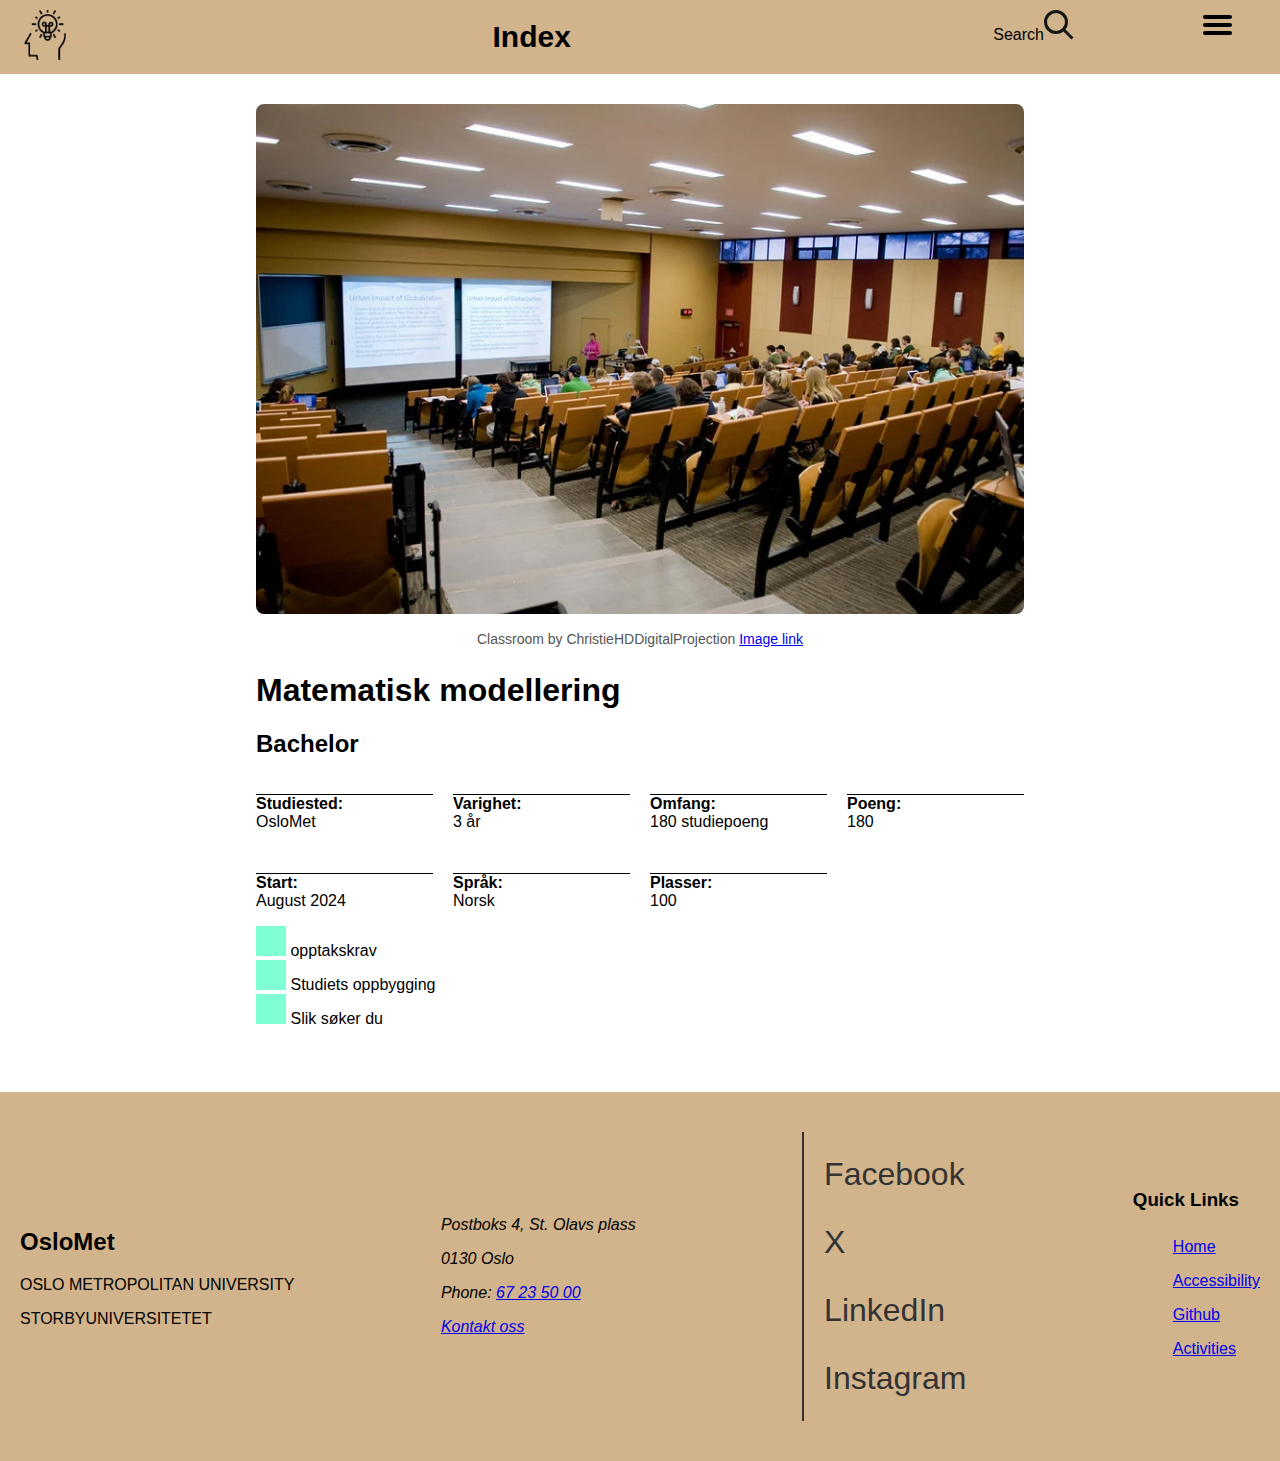
<file: html/index.html>
<!DOCTYPE html>
<html lang="en">
<head>
    <link rel="stylesheet" href="css/main.css">
    <meta charset="UTF-8">
    <meta name="viewport" content="width=device-width, initial-scale=1.0">
    <meta name="description" content="Home page and overview">
    <title>Index</title>
</head>
<body>
    <header>
        <!-- Logo-seksjon -->
        <div class="logo">
            <img src="images/headidea.webp" loading="lazy" alt="Logo">
        </div>

        <!-- Tittel-seksjon -->
        <div class="header-title">
            <h1>Index</h1>
        </div>
        <!-- Søke element -->
        <div class="sok">
            <p>Search</p>
            <input id="sok-toggle" type="checkbox">
            <label class="sok-toggle-container" for="sok-toggle">
                <div class="sok-icon"></div>
            </label>
            <input class="sok-bar" type="search">
        </div>

        <!-- Burgermeny-knapp -->
        <div class="menu-container">
            <a id="menu-toggle" class="menu-toggle">
                <span class="menu-toggle-bar menu-toggle-bar--top"></span>
                <span class="menu-toggle-bar menu-toggle-bar--middle"></span>
                <span class="menu-toggle-bar menu-toggle-bar--bottom"></span>
            </a>
        </div>

        <nav class="header-menu">
            <a href="activities.html">Activities</a>
            <a href="accessibility.html">Accessibility</a>
            <a href="github.html">Github</a>
        </nav>
    </header>

    <div class="kontainer">     <!--kontainer med bilde og tabell-->
        <img src="images/Studenter.webp" loading="lazy" alt="classrom with students">
        <p class="image-caption">Classroom by ChristieHDDigitalProjection <a href="https://flic.kr/p/7cur7K">Image link</a></p>

        <h1>Matematisk modellering</h1>
        <h2>Bachelor</h2>
        <div class="info-tabell">   <!--tabell som endrer antall kolonner basert på skjermbredde-->
            <p><span class="fet">Studiested:</span><br>OsloMet</p>
            <p><span class="fet">Varighet:</span><br>3 år</p>
            <p><span class="fet">Omfang:</span><br>180 studiepoeng</p>
            <p><span class="fet">Poeng:</span><br>180</p>
            <p><span class="fet">Start:</span><br>August 2024</p>
            <p><span class="fet">Språk:</span><br>Norsk</p>
            <p><span class="fet">Plasser:</span><br>100</p>
        </div>
    </div>
    <div class="container-2">   <!--kontainer med kollapsbare elementer-->
        <input id="pluss-toggle-1" type="checkbox">
        <label class="pluss-toggle-container" for="pluss-toggle-1">
            <div class="pluss-icon"></div>  <!--inneholder bilde av ikon-->
            opptakskrav
        </label>
        <div>   <!--inneholder alle elementene som hører til sin sjekkboks-->
            <p>For å søke på dette programmet må du ha</p>

            <ul>
                <li>generell studiekompetanse (samordnaopptak.no) eller oppfylle kravene til realkompetanse</li>
                <li>matematikk R1 og R2</li>
                <li>fysikk 1</li>
            </ul>

            <p>Det kan være konkurranse om plassene. Ved forrige opptak kom alle kvalifiserte søkere inn.</p>

            <p>Hvis du mangler generell studiekompetanse eller enkelte fag fra videregående skole, kan du søke
                på dette studiet om du har bestått ettårig forkurs for ingeniørutdanning.</p>
        </div>

        <input id="pluss-toggle-2" type="checkbox">
        <label class="pluss-toggle-container" for="pluss-toggle-2">
            <div class="pluss-icon"></div>  <!--inneholder bilde av ikon-->
            Studiets oppbygging
        </label>
        <h2>Første semester</h2>
        <div class="info-tabell">   <!--tabell som endrer antall kolonner basert på skjermbredde-->
            <p><span class="fag-navn">Diskret matematikk</span><br>DAPE1300<span class="stp">10 stp.</span></p>
            <p><span class="fag-navn">Programmering</span><br>DAPE 1400<span class="stp">10 stp.</span></p>
            <p><span class="fag-navn">Teknologi og samfunn for programmerere</span><br>DATA 1100<span class="stp">5 stp.</span></p>
            <p><span class="fag-navn">Innføring i modeller og beregninger</span><br>MAMO 1100<span class="stp">5 stp.</span></p>
        </div>
        <h2>Andre semester</h2>
        <div class="info-tabell">   <!--tabell som endrer antall kolonner basert på skjermbredde-->
            <p><span class="fag-navn">Matematikk 1000</span><br>DAFE 1000<span class="stp">10 stp.</span></p>
            <p><span class="fag-navn">Fysikk og kjemi</span><br>DAPE 2101<span class="stp">10 stp.</span></p>
            <p><span class="fag-navn">Databaser</span><br>DATA 1500<span class="stp">10 stp.</span></p>
        </div>

        <input id="pluss-toggle-3" type="checkbox">
        <label class="pluss-toggle-container" for="pluss-toggle-3">
            <div class="pluss-icon"></div>  <!--inneholder bilde av ikon-->
            Slik søker du
        </label>
        <div>   <!--inneholder alle elementene som hører til sin sjekkboks-->
            <p>Du søker på Samordna opptak med studiekode 215 503.</p>
            <p>15. april: ordinær søknadsfrist</p>
            <p>1. mars: frist for enkelte søkere</p>
        </div>
    </div>



    <footer>
        <!-- Section for general information -->
        <section class="footer-info">
            <h2>OsloMet</h2>
            <p>OSLO METROPOLITAN UNIVERSITY</p>
            <p>STORBYUNIVERSITETET</p>
        </section>

        <!-- Contact section -->
        <section class="footer-contact">
            <address>
                <p>Postboks 4, St. Olavs plass</p>
                <p>0130 Oslo</p>
                <p>Phone: <a href="tel:+4767235000">67 23 50 00</a></p>
                <p><a href="https://www.oslomet.no/om/kontakt/" class="contact-link">Kontakt oss</a></p>
            </address>
        </section>

        <!-- Social media links -->
        <footer>
            <div class="footer-social">
                <ul>
                    <li><a href="https://www.facebook.com/oslomet/"><i class="fa fa-facebook-official"></i>Facebook</a></li>
                    <li><a href="https://twitter.com/oslomet"><i class="fa fa-twitter"></i>X</a></li>
                    <li><a href="https://no.linkedin.com/school/oslomet/"><i class="fa fa-linkedin"></i>LinkedIn</a></li>
                    <li><a href="https://www.instagram.com/oslomet/?hl=nb"><i class="fa fa-instagram"></i>Instagram</a></li>
                </ul>
            </div>
        </footer>


        <!-- Additional links -->
        <section class="footer-links">
            <h3>Quick Links</h3>
            <nav>
                <ul>
                    <li><a href="index.html">Home</a></li>
                    <li><a href="accessibility.html">Accessibility</a></li>
                    <li><a href="github.html">Github</a></li>
                    <li><a href="activities.html">Activities</a></li>
                </ul>
            </nav>
        </section>
    </footer>


</body>
<script src="scripts/scripts.js"></script>
</html>
</file>
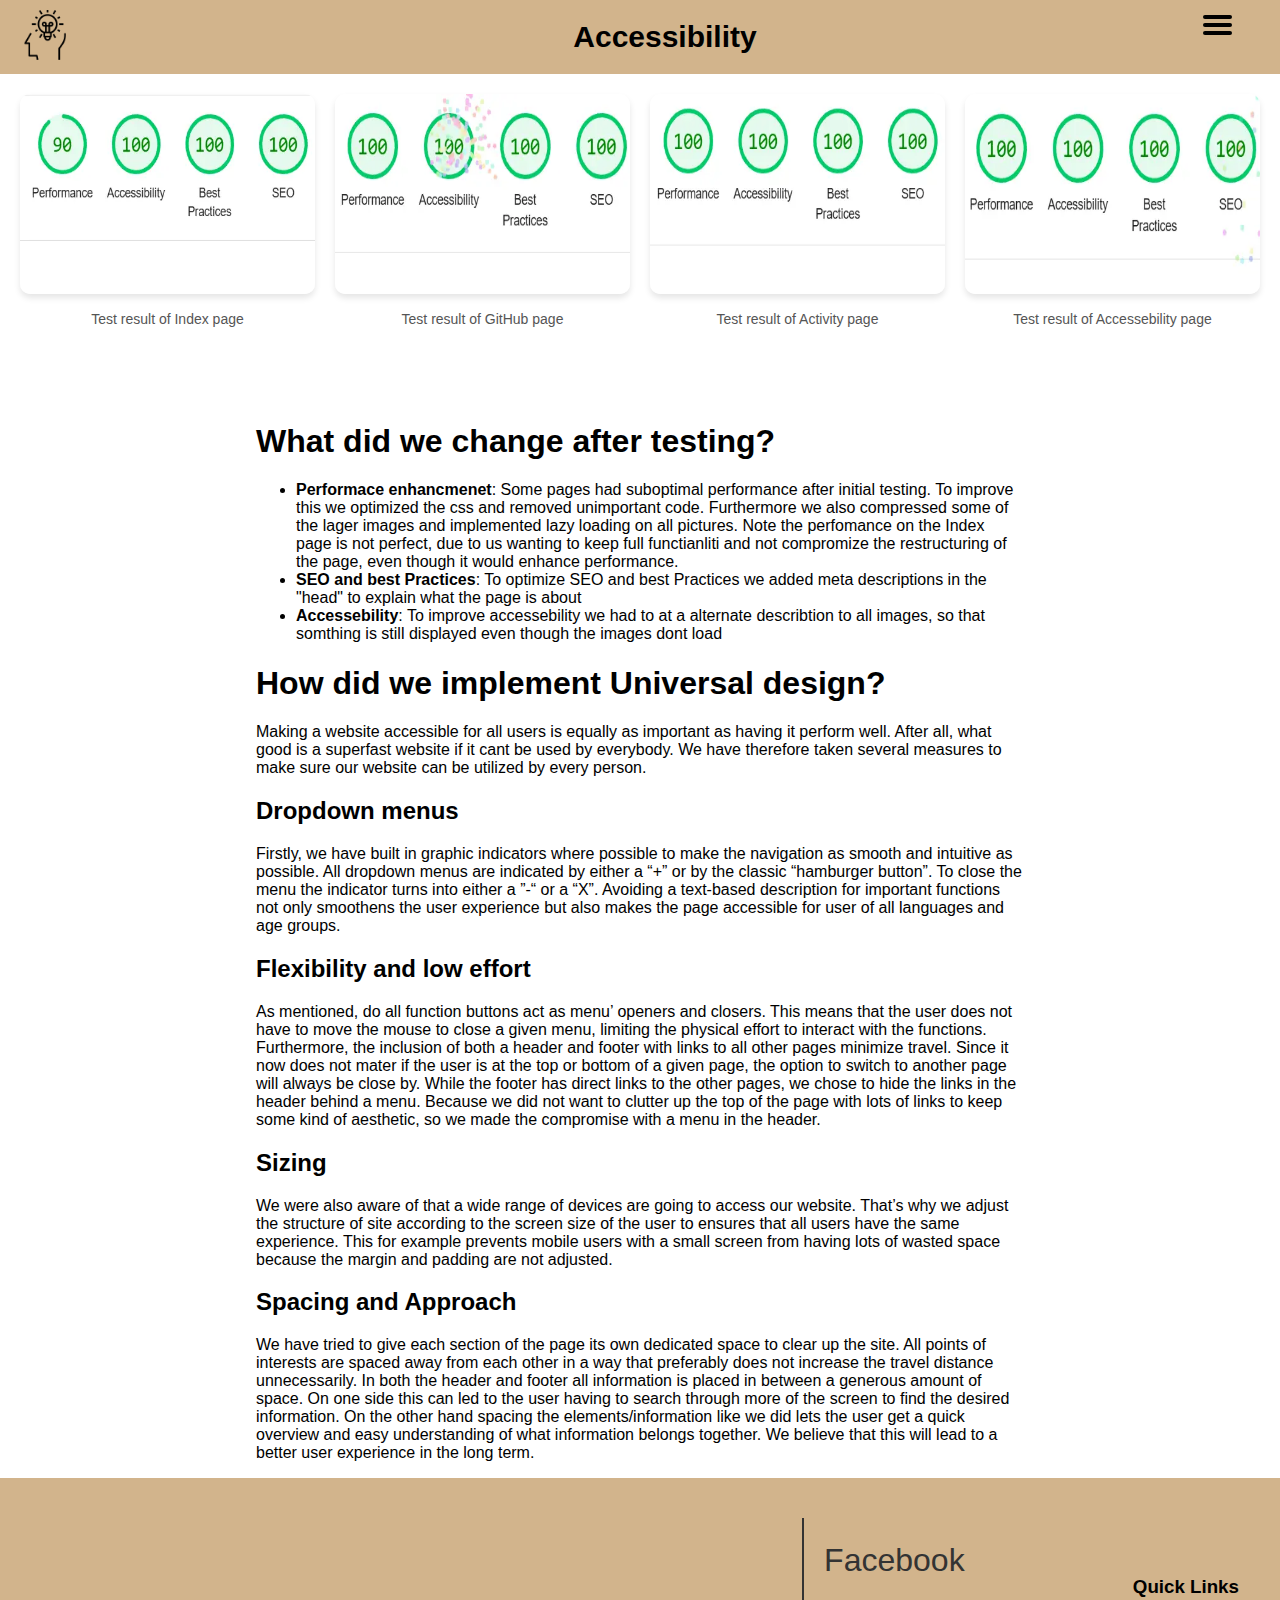
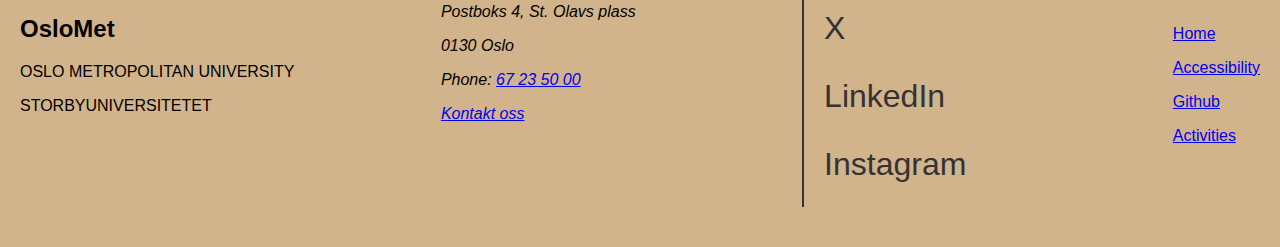
<file: html/accessibility.html>
<!DOCTYPE html>
<html lang="en">
<head>
    <link rel="stylesheet" href="css/main.css">
    <meta charset="UTF-8">
    <meta name="viewport" content="width=device-width, initial-scale=1.0">
    <meta name="description" content="Explains the test we rann and how we implemented Universal design">
    <meta http-equiv="Content-Encoding" content="gzip">
    <title>Accessibility</title>
</head>
<body>


    <header>
        <!-- Logo-seksjon -->
        <div class="logo">
            <img src="images/headidea.webp" loading="lazy" alt="Logo">
        </div>

        <!-- Tittel-seksjon -->
        <div class="header-title">
            <h1>Accessibility</h1>
        </div>

        <!-- Burgermeny-knapp -->
        <div class="menu-container">
            <a id="menu-toggle" class="menu-toggle">
                <span class="menu-toggle-bar menu-toggle-bar--top"></span>
                <span class="menu-toggle-bar menu-toggle-bar--middle"></span>
                <span class="menu-toggle-bar menu-toggle-bar--bottom"></span>
            </a>
        </div>
        <!-- Navigation menu -->
        <nav class="header-menu">
            <a href="index.html">Index</a>
            <a href="activities.html">Activities</a>
            <a href="github.html">Github</a>
        </nav>
    </header>
    <!-- Image gallery grid section -->
    <div class="image-grid">
        <div class="image-item">
            <img src="images/TestIndex100.webp" loading="lazy" alt="Index test results">
            <p class="image-caption">Test result of Index page</p>
        </div>
        <div class="image-item">
            <img src="images/TestGitHub100.webp" loading="lazy" alt="Screenshot GitHub tests">
            <p class="image-caption">Test result of GitHub page</p>
        </div>
        <div class="image-item">
            <img src="images/TestActivity100.webp" loading="lazy" alt="Screenshot of activity test">
            <p class="image-caption">Test result of Activity page</p>
        </div>
        <div class="image-item">
            <img src="images/TestAccesebility100.webp" loading="lazy" alt="creeenshot of accessebility test ">
            <p class="image-caption">Test result of Accessebility page</p>
        </div>
    </div>
    <!-- Section for accessibility content -->
    <div class="containerAccessebilityGitPage">
        <h1>
            What did we change after testing?
        </h1>

        <ul>
            <li><strong>Performace enhancmenet</strong>: Some pages had suboptimal performance after initial testing. To improve this we optimized the css and removed unimportant code. Furthermore we also compressed some of the lager images and implemented lazy loading on all pictures. Note the perfomance on the Index page is not perfect, due to us wanting to keep full functianliti and not compromize the restructuring of the page, even though it would enhance performance. </li>
            <li><strong>SEO and best Practices</strong>: To optimize SEO and best Practices we added meta descriptions in the "head" to explain what the page is about</li>
            <li><strong>Accessebility</strong>: To improve accessebility we had to at a alternate describtion to all images, so that somthing is still displayed even though the images dont load </li>

        </ul>

        <h1>How did we implement Universal design?</h1>
        <p>
            Making a website accessible for all users is equally as important as having it perform well.
            After all, what good is a superfast website if it cant be used by everybody.
            We have therefore taken several measures to make sure our website can be utilized by every person.
        </p>
        <h2>Dropdown menus</h2>
        <p>
            Firstly, we have built in graphic indicators where possible to make the navigation as smooth and intuitive as possible.
            All dropdown menus are indicated by either a “+” or by the classic “hamburger button”.
            To close the menu the indicator turns into either a ”-“ or a “X”.
            Avoiding a text-based description for important functions not only smoothens the user experience but also makes the page accessible for user of all languages and age groups.
        </p>
        <h2>Flexibility and low effort </h2>
        <p>
            As mentioned, do all function buttons act as menu’ openers and closers.
            This means that the user does not have to move the mouse to close a given menu, limiting the physical effort to interact with the functions.
            Furthermore, the inclusion of both a header and footer with links to all other pages minimize travel.
            Since it now does not mater if the user is at the top or bottom of a given page, the option to switch to another page will always be close by.
            While the footer has direct links to the other pages, we chose to hide the links in the header behind a menu.
            Because we did not want to clutter up the top of the page with lots of links to keep some kind of aesthetic, so we made the compromise with a menu in the header.
        </p>
        <h2>Sizing</h2>
        <p>
            We were also aware of that a wide range of devices are going to access our website. That’s why we adjust the structure of site according to the screen size of the user to ensures that all users have the same experience. This for example prevents mobile users with a small screen from having lots of wasted space because the margin and padding are not adjusted.
        </p>
        <h2>Spacing and Approach </h2>
        <p>
            We have tried to give each section of the page its own dedicated space to clear up the site.  All points of interests are spaced away from each other in a way that preferably does not increase the travel distance unnecessarily. In both the header and footer all information is placed in between a generous amount of space. On one side this can led to the user having to search through more of the screen to find the desired information. On the other hand spacing the elements/information like we did lets the user get a quick overview and  easy understanding of what information belongs together. We believe that this will lead to a better user experience in the long term.
        </p>


    
    

    </div>

    <footer>
        <!-- Section for general information -->
        <section class="footer-info">
            <h2>OsloMet</h2>
            <p>OSLO METROPOLITAN UNIVERSITY</p>
            <p>STORBYUNIVERSITETET</p>
        </section>

        <!-- Contact section -->
        <section class="footer-contact">
            <address>
                <p>Postboks 4, St. Olavs plass</p>
                <p>0130 Oslo</p>
                <p>Phone: <a href="tel:+4767235000">67 23 50 00</a></p>
                <p><a href="https://www.oslomet.no/om/kontakt/" class="contact-link">Kontakt oss</a></p>
            </address>
        </section>

        <!-- Social media links -->
        <footer>
            <div class="footer-social">
                <ul>
                    <li><a href="https://www.facebook.com/oslomet/"><i class="fa fa-facebook-official"></i>Facebook</a></li>
                    <li><a href="https://twitter.com/oslomet"><i class="fa fa-twitter"></i>X</a></li>
                    <li><a href="https://no.linkedin.com/school/oslomet/"><i class="fa fa-linkedin"></i>LinkedIn</a></li>
                    <li><a href="https://www.instagram.com/oslomet/?hl=nb"><i class="fa fa-instagram"></i>Instagram</a></li>
                </ul>
            </div>
        </footer>


        <!-- Additional links -->
        <section class="footer-links">
            <h3>Quick Links</h3>
            <nav>
                <ul>
                    <li><a href="index.html">Home</a></li>
                    <li><a href="accessibility.html">Accessibility</a></li>
                    <li><a href="github.html">Github</a></li>
                    <li><a href="activities.html">Activities</a></li>
                </ul>
            </nav>
        </section>
    </footer>


</body>
<script src="scripts/scripts.js"></script>
</html>
</file>
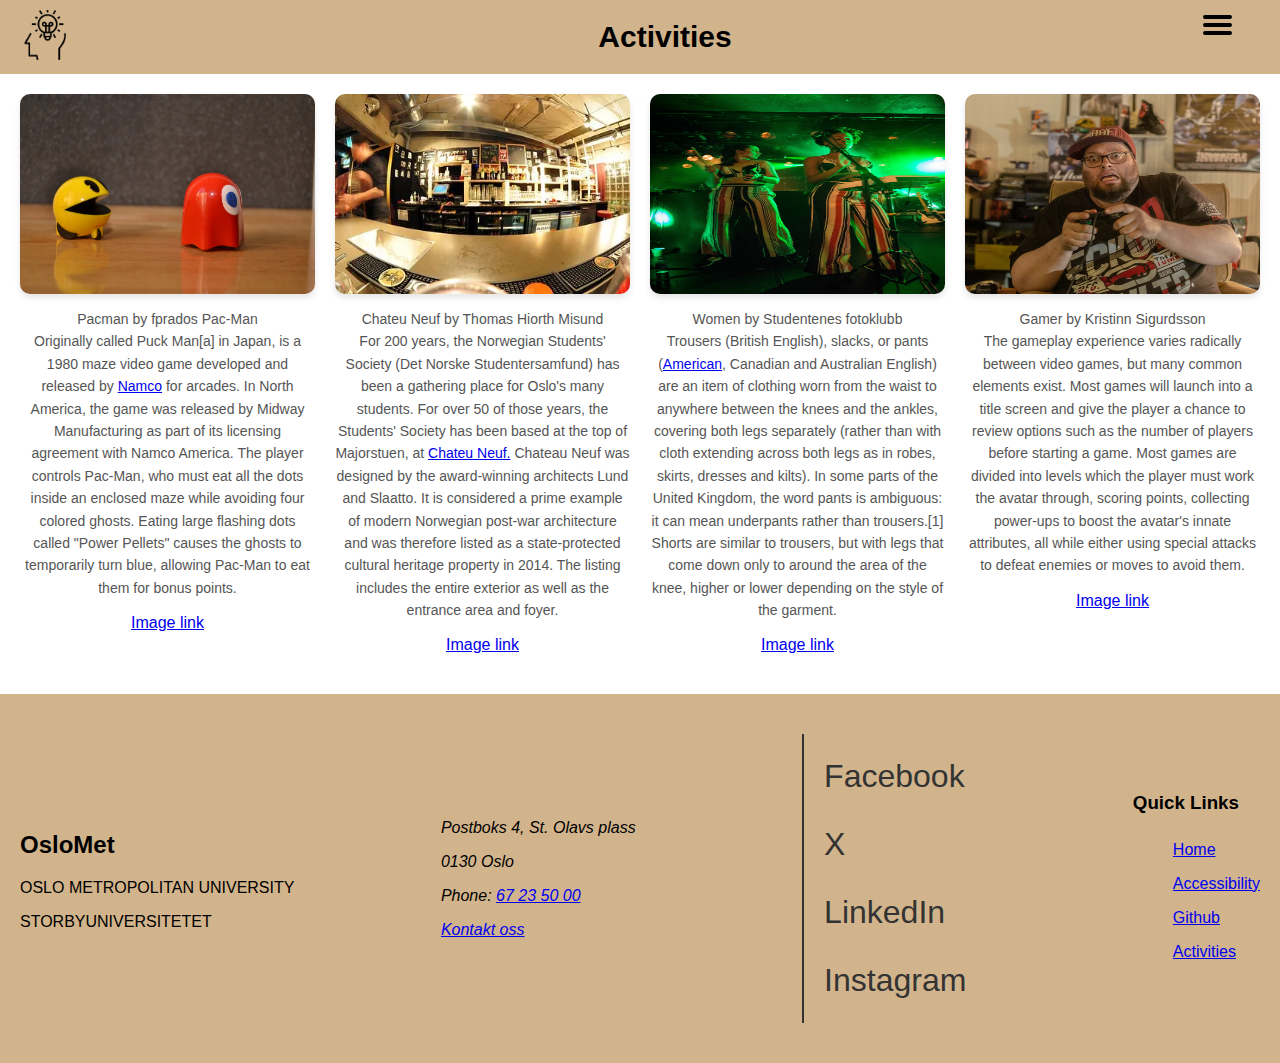
<file: html/activities.html>
<!DOCTYPE html>
<html lang="en">
<head>
    <link rel="stylesheet" href="css/main.css">
    <meta charset="UTF-8">
    <meta name="viewport" content="width=device-width, initial-scale=1.0">
    <meta name="description" content="Activeties you can do at Oslomet">
    <title>Activities</title>
</head>

<body>
<header>
    <!-- Logo-seksjon -->
    <div class="logo">
        <img src="images/headidea.webp" loading="lazy" alt="Logo">
    </div>

    <!-- Tittel-seksjon -->
    <div class="header-title">
        <h1>Activities</h1>
    </div>

    <!-- Burgermeny-knapp -->
    <div class="menu-container">
        <a id="menu-toggle" class="menu-toggle">
            <span class="menu-toggle-bar menu-toggle-bar--top"></span>
            <span class="menu-toggle-bar menu-toggle-bar--middle"></span>
            <span class="menu-toggle-bar menu-toggle-bar--bottom"></span>
        </a>
    </div>

    <!-- Header Menu -->
    <nav class="header-menu">
        <a href="index.html">Index</a>
        <a href="accessibility.html">Accessibility</a>
        <a href="github.html">Github</a>
    </nav>
</header>

<main>
    <!-- Bildegalleri-seksjon -->
    <div class="image-grid">
        <!-- Bilde-element 1 -->
        <div class="image-item">
            <img src="images/pacmanbyfprados.webp" loading="lazy" alt="Pacman">
            <p class="image-caption">Pacman by fprados Pac-Man <br>
                Originally called Puck Man[a] in Japan, is a 1980 maze video game developed and released by
                <a href="https://en.wikipedia.org/wiki/Namco">Namco</a> for arcades. In North America, the game was
                released by Midway Manufacturing as part of its licensing agreement with Namco America. The player
                controls Pac-Man, who must eat all the dots inside an enclosed maze while avoiding four colored
                ghosts.
                Eating large flashing dots called "Power Pellets" causes the ghosts to temporarily turn blue,
                allowing Pac-Man to eat them for bonus points.</p>
            <a href="https://flic.kr/p/9W8XDD">Image link</a>
        </div>
        <!-- Bilde-element 2 -->
        <div class="image-item">
            <img src="images/BildeAvBarPåChateauNeuf.webp" loading="lazy" alt="Glassbar">
            <p class="image-caption">Chateu Neuf by Thomas Hiorth Misund<br>
                For 200 years, the Norwegian Students' Society (Det Norske Studentersamfund) has been a gathering
                place for Oslo's many students. For over 50 of those years, the Students' Society has been based
                at the top of Majorstuen, at <a href="https://neuf.no/">Chateu Neuf.</a>
                Chateau Neuf was designed by the award-winning architects Lund and Slaatto. It is considered a prime
                example of modern Norwegian post-war architecture and was therefore listed as a state-protected cultural
                heritage property in 2014. The listing includes the entire exterior as well as the entrance area and foyer.
            </p>
            <a href="https://flic.kr/p/9iwCpT"> Image link</a>
        </div>
        <!-- Bilde-element 3 -->
        <div class="image-item">
            <img src="images/bandPlaying.webp" loading="lazy" alt="Band">
            <p class="image-caption">Women by Studentenes fotoklubb<br>
                Trousers (British English), slacks, or pants (<a href="https://static.independent.co.uk/2024/07/16/18/newFile-3.jpg">American</a>, Canadian and Australian English) are an item of
                clothing worn from the waist to anywhere between the knees and the ankles, covering both legs separately
                (rather than with cloth extending across both legs as in robes, skirts, dresses and kilts). In some parts
                of the United Kingdom, the word pants is ambiguous: it can mean underpants rather than trousers.[1] Shorts
                are similar to trousers, but with legs that come down only to around the area of the knee, higher or lower
                depending on the style of the garment.</p>
            <a href="https://flic.kr/p/XXSfkf"> Image link</a>
        </div>
        <!-- Bilde-element 4 -->
        <div class="image-item">
            <img src="images/gamerguy.webp" loading="lazy" alt="Gamer"> <!--Dette reduserer initial lastetid for siden. -->
            <p class="image-caption">Gamer by Kristinn Sigurdsson<br>
                The gameplay experience varies radically between video games, but many common elements exist.
                Most games will launch into a title screen and give the player a chance to review options such as the
                number of players before starting a game. Most games are divided into levels which the player must work
                the avatar through, scoring points, collecting power-ups to boost the avatar's innate attributes, all while
                either using special attacks to defeat enemies or moves to avoid them.
            </p>
            <a href="https://flic.kr/p/2erV4gB">Image link</a>
        </div>
    </div>
</main>


<footer>
    <!-- Section for general information -->
    <section class="footer-info">
        <h2>OsloMet</h2>
        <p>OSLO METROPOLITAN UNIVERSITY</p>
        <p>STORBYUNIVERSITETET</p>
    </section>

    <!-- Contact section -->
    <section class="footer-contact">
        <address>
            <p>Postboks 4, St. Olavs plass</p>
            <p>0130 Oslo</p>
            <p>Phone: <a href="tel:+4767235000">67 23 50 00</a></p>
            <p><a href="https://www.oslomet.no/om/kontakt/" class="contact-link">Kontakt oss</a></p>
        </address>
    </section>

    <!-- Social media links -->
    <footer>
        <div class="footer-social">
            <ul>
                <li><a href="https://www.facebook.com/oslomet/"><i class="fa fa-facebook-official"></i>Facebook</a></li>
                <li><a href="https://twitter.com/oslomet"><i class="fa fa-twitter"></i>X</a></li>
                <li><a href="https://no.linkedin.com/school/oslomet/"><i class="fa fa-linkedin"></i>LinkedIn</a></li>
                <li><a href="https://www.instagram.com/oslomet/?hl=nb"><i class="fa fa-instagram"></i>Instagram</a></li>
            </ul>
        </div>
    </footer>


    <!-- Additional links -->
    <section class="footer-links">
        <h3>Quick Links</h3>
        <nav>
            <ul>
                <li><a href="index.html">Home</a></li>
                <li><a href="accessibility.html">Accessibility</a></li>
                <li><a href="github.html">Github</a></li>
                <li><a href="activities.html">Activities</a></li>
            </ul>
        </nav>
    </section>
</footer>

<script src="scripts/scripts.js"></script>
</body>
</html>

<!--
Image of Pacman
https://flic.kr/p/9W8XDD

Image of Chateu Neuf
https://flic.kr/p/9iwCpT

Image of two women at Chateu Neuf
https://flic.kr/p/XXSfkf

Image of gamer
https://flic.kr/p/2erV4gB

Facts about Pac-Man
https://en.wikipedia.org/wiki/Pac-Man

Facts about Chateu Neuf Oslo
https://neuf.no/om

Facts about video games
https://en.wikipedia.org/wiki/Video_game

Facts about pants
https://en.wikipedia.org/wiki/Trousers

Image link 'American'
https://static.independent.co.uk/2024/07/16/18/newFile-3.jpg

Burger to cross by James Doyle
https://codepen.io/james2doyle/pen/edNoPe


-->
</file>
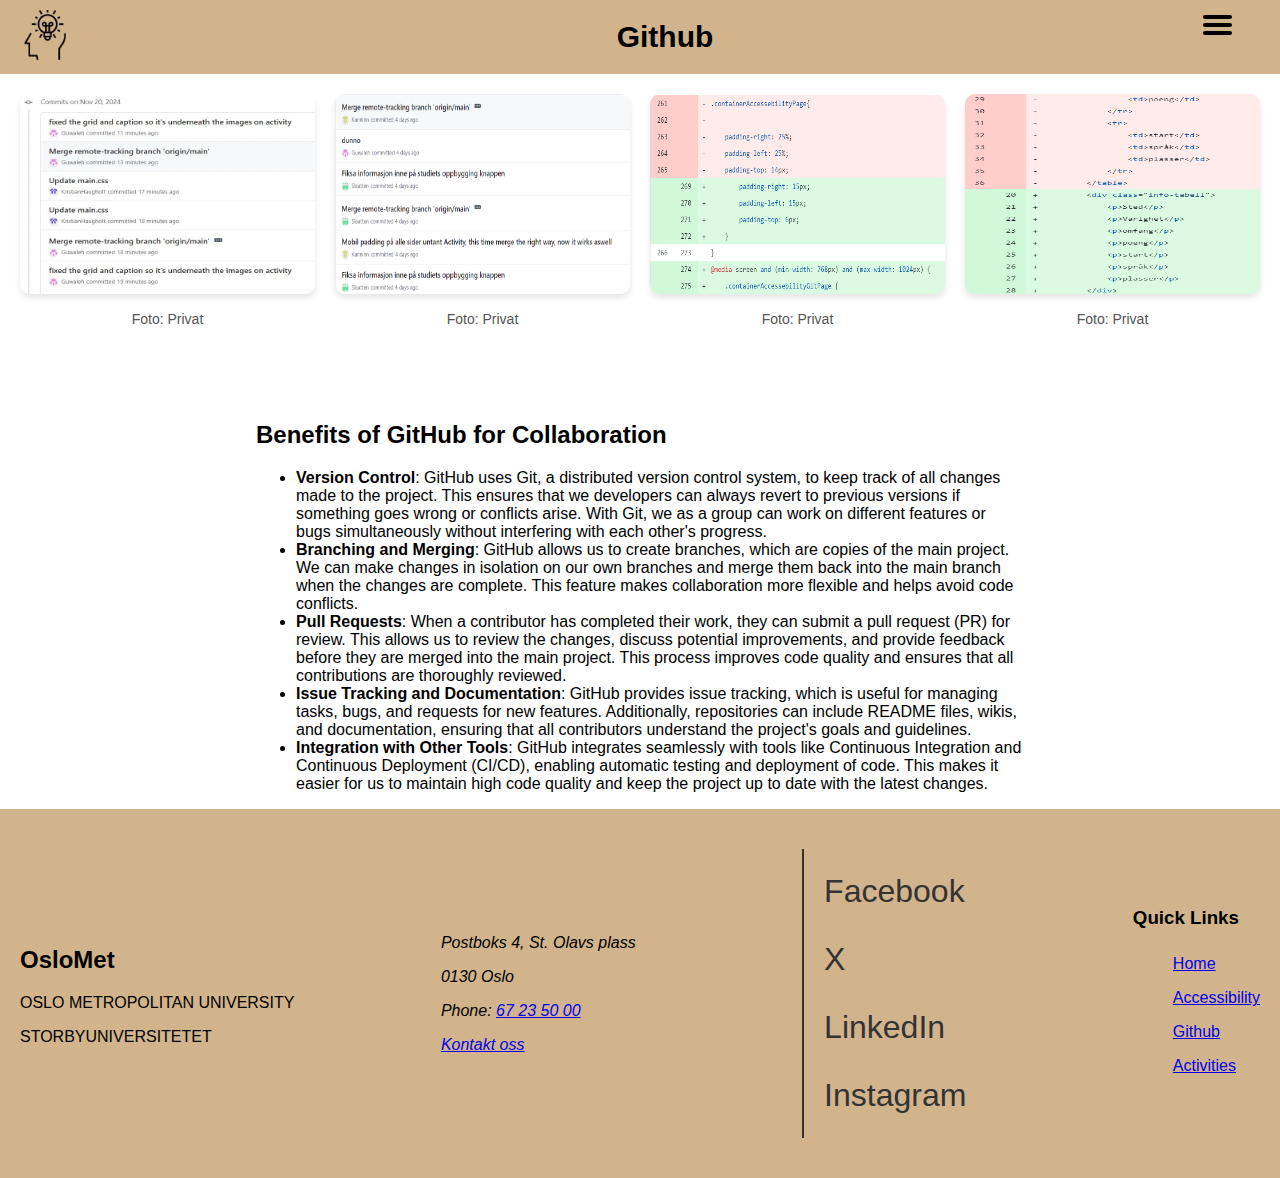
<file: html/github.html>
<!DOCTYPE html>
<html lang="en">
<head>
  <link rel="stylesheet" href="css/main.css">
  <meta charset="UTF-8">
  <meta name="viewport" content="width=device-width, initial-scale=1.0">
  <meta name="description" content="Explains How we use github">
  <title>Github</title>
</head>
<body>

<header>
  <!-- Logo-seksjon -->
  <div class="logo">
    <img src="images/headidea.webp" loading="lazy" alt="Logo">
  </div>

  <!-- Tittel-seksjon -->
  <div class="header-title">
    <h1>Github</h1>
  </div>

  <!-- Burgermeny-knapp -->
  <div class="menu-container">
    <a id="menu-toggle" class="menu-toggle">
      <span class="menu-toggle-bar menu-toggle-bar--top"></span>
      <span class="menu-toggle-bar menu-toggle-bar--middle"></span>
      <span class="menu-toggle-bar menu-toggle-bar--bottom"></span>
    </a>
  </div>

  <!-- Navigation menu -->
  <nav class="header-menu">
    <a href="index.html">Index</a>
    <a href="activities.html">Activities</a>
    <a href="accessibility.html">Accessibility</a>
  </nav>
</header>


<!-- Image gallery grid section -->
<div class="image-grid">
  <div class="image-item">
    <img src="images/Skjermbilde1forgithub.webp" loading="lazy" alt="Pacman">
    <p class="image-caption">Foto: Privat</p>
  </div>
  <div class="image-item">
    <img src="images/Skjermbilde2forgithub.webp" loading="lazy" alt="Glassbar">
    <p class="image-caption">Foto: Privat</p>
  </div>
  <div class="image-item">
    <img src="images/Skjermbilde3forgithub.webp" loading="lazy" alt="Image 3">
    <p class="image-caption">Foto: Privat</p>
  </div>
  <div class="image-item">
    <img src="images/Skjermbilde4forgithub.webp" loading="lazy" alt="Image 4">
    <p class="image-caption">Foto: Privat</p>
  </div>
</div>

<!-- Section for Github content -->
  <div class="containerAccessebilityGitPage">

    <h2>Benefits of GitHub for Collaboration</h2>

    <ul>
      <li><strong>Version Control</strong>: GitHub uses Git, a distributed version control system, to keep track of all changes made to the project. This ensures that we developers can always revert to previous versions if something goes wrong or conflicts arise. With Git, we as a group can work on different features or bugs simultaneously without interfering with each other's progress.</li>
      <li><strong>Branching and Merging</strong>: GitHub allows us to create branches, which are copies of the main project. We can make changes in isolation on our own branches and merge them back into the main branch when the changes are complete. This feature makes collaboration more flexible and helps avoid code conflicts.</li>
      <li><strong>Pull Requests</strong>: When a contributor has completed their work, they can submit a pull request (PR) for review. This allows us to review the changes, discuss potential improvements, and provide feedback before they are merged into the main project. This process improves code quality and ensures that all contributions are thoroughly reviewed.</li>
      <li><strong>Issue Tracking and Documentation</strong>: GitHub provides issue tracking, which is useful for managing tasks, bugs, and requests for new features. Additionally, repositories can include README files, wikis, and documentation, ensuring that all contributors understand the project's goals and guidelines.</li>
      <li><strong>Integration with Other Tools</strong>: GitHub integrates seamlessly with tools like Continuous Integration and Continuous Deployment (CI/CD), enabling automatic testing and deployment of code. This makes it easier for us to maintain high code quality and keep the project up to date with the latest changes.</li>
    </ul>


  </div>


<!-- Footer section -->
<footer>
  <!-- Section for general information -->
  <section class="footer-info">
    <h2>OsloMet</h2>
    <p>OSLO METROPOLITAN UNIVERSITY</p>
    <p>STORBYUNIVERSITETET</p>
  </section>

  <!-- Contact section -->
  <section class="footer-contact">
    <address>
      <p>Postboks 4, St. Olavs plass</p>
      <p>0130 Oslo</p>
      <p>Phone: <a href="tel:+4767235000">67 23 50 00</a></p>
      <p><a href="https://www.oslomet.no/om/kontakt/" class="contact-link">Kontakt oss</a></p>
    </address>
  </section>

  <!-- Social media links -->
  <footer>
    <div class="footer-social">
      <ul>
        <li><a href="https://www.facebook.com/oslomet/"><i class="fa fa-facebook-official"></i>Facebook</a></li>
        <li><a href="https://twitter.com/oslomet"><i class="fa fa-twitter"></i>X</a></li>
        <li><a href="https://no.linkedin.com/school/oslomet/"><i class="fa fa-linkedin"></i>LinkedIn</a></li>
        <li><a href="https://www.instagram.com/oslomet/?hl=nb"><i class="fa fa-instagram"></i>Instagram</a></li>
      </ul>
    </div>
  </footer>


  <!-- Additional links -->
  <section class="footer-links">
    <h3>Quick Links</h3>
    <nav>
      <ul>
        <li><a href="index.html">Home</a></li>
        <li><a href="accessibility.html">Accessibility</a></li>
        <li><a href="github.html">Github</a></li>
        <li><a href="activities.html">Activities</a></li>
      </ul>
    </nav>
  </section>
</footer>

</body>
<script src="scripts/scripts.js"></script>
</html>
</file>
<file: html/css/main.css>
/*  Index relevant linje 11-195
    Footer relevant linje 198-296
    Accessibility og Github relevant linje 299-322
    burger meny relevant linje 325-377
    body relevant linje 378-383
    header relevant linje 386-482
    bildeoppsett relevant linje 485-526

 */

@media screen and (min-width: 1024px) { /* ulike attributter basert på skjermbredde */
    .kontainer {            /* ulik padding med forskjellig skjermbredde */
        padding-right: 20%;
        padding-left: 20%;
    }

    .info-tabell {      /* fire kolonner med bred skjerm */
        grid-template-columns: 1fr 1fr 1fr 1fr;
    }
}


@media screen and (min-width: 768px) and (max-width: 1023px) {
    .kontainer {
        padding-right: 50px;
        padding-left: 50px;
    }

    .info-tabell {
        grid-template-columns: 1fr 1fr 1fr 1fr;
    }
}

@media screen and (max-width: 767px) {
    .kontainer {
        padding-right: 15px;
        padding-left: 15px;
    }
}

.kontainer {
    margin-top: 30px;
}

.kontainer img {    /* sørger for at bildet alltid fyller opp hele kontaineren */
    width: 100%;
    border-radius: 8px; /* Rounded corners */
}

/* søk elementet*/
.sok {      /* boksen med søkesjekkboks og søkebar */
    display: flex;
    flex-direction: row;
    padding-right: 15%;
}

#sok-toggle {   /* skjuler selve sjekkboksen */
    display: none;
}

.sok-toggle-container { /* label for sjekkboksen */
    display: block;
    cursor: pointer;
}

.sok-bar {  /* skjuler søkebaren */
    display: none;
}

.sok-icon {         /* søk ikon, samme som på oslomet siden */
    display: inline-block;
    background-image: url(../images/search-icon.svg);
    background-size: cover;
    height: 30px;
    width: 30px;
}

#sok-toggle:checked ~ input {   /* når sjekkboksen sjekkes vises søkebaren */
    display: inline;
}



/* kontainer med kollapsbare elementer */
.container-2 {
    padding-left: 20%;
    padding-right: 20%;
    padding-bottom: 5%
}


.fet {
    font-weight: bold;
}


.container-2 p {    /*skjuler paragrafene fram til sjekkboks for dem trykkes*/
    display: none;
}

.container-2 h2{   /*skjuler h2 elementene fram til sjekkboks for dem trykkes*/
    display: none;
}

.container-2 ul {   /*skjuler listene fram til sjekkboks for dem trykkes*/
    display: none;
}

.info-tabell {      /* tabell som skal endre dimensjoner basert på skjermbredde */
    display: grid;
    gap: 10px 20px;
}

.info-tabell p {/*Legger en svart linje øverst på hvert avsnitt (p) i elementet med klassen .info-tabell.*/
    border-top: 1px solid black;
}

.info-tabell p span.stp {/*Gir elementer med klassen stp (inne i p) en margin til
venstre, gul farge, mindre skriftstørrelse (80 %), og plasserer teksten litt høyere.
*/
    margin-left: 5px;
    color: #f2b400;
    font-size: 0.8em;
    vertical-align: super;
}

.info-tabell p span.fag-navn {/*Viser elementer med klassen fag-navn som inline-blokker,
 gir dem en gul linje under, litt ekstra avstand nederst og til høyre.*/
    display: inline-block;
    border-bottom: 3px solid yellow;
    padding-bottom: 5px;
    margin-right: 10px;
}

/* sjekkbokser som kollapser elementer */

#pluss-toggle-1 {   /* skjuler selve sjekkboksen */
    display: none;
}

#pluss-toggle-2 {   /* skjuler selve sjekkboksen */
    display: none;
}

#pluss-toggle-3 {   /* skjuler selve sjekkboksen */
    display: none;
}

.pluss-toggle-container {   /* label for sjekkboksen */
    display: block;
    cursor: pointer;
}

.pluss-icon {   /* pluss ikon, samme som på oslomet siden */
    display: inline-block;
    background-image: url("https://www.oslomet.no/build/images/plus-icon.svg");
    background-color: aquamarine;
    background-position: 50%;
    background-repeat: no-repeat;
    height: 30px;
    width: 30px;
}

#pluss-toggle-1:checked + label + div > p { /* når sjekkboksen sjekkes vises alle paragrafene inne i første div etter sjekkboksen */
    display: block;
}

#pluss-toggle-1:checked + label + div > ul {    /* når sjekkboksen sjekkes vises listene inne i første div etter sjekkboksen */
    display: block;
}

#pluss-toggle-1:checked + label > div { /* endrer fra et pluss ikon til minus ikon slik som på oslomet siden */
    background-image: url("https://www.oslomet.no/build/images/minus-icon.svg");
}

#pluss-toggle-2:checked + label ~ h2 + div > p {    /* når sjekkboksen sjekkes skal alle paragrafene som er i en boks (info-tabell)
                                                        etter et h2 element vises*/
    display: block;
}

#pluss-toggle-2:checked + label ~ h2 {  /* når sjekkboksen sjekkes vises alle h2 elementene */
    display: block;
}

#pluss-toggle-2:checked + label > div { /* endrer fra et pluss ikon til minus ikon slik som på oslomet siden */
    background-image: url("https://www.oslomet.no/build/images/minus-icon.svg");
}

#pluss-toggle-3:checked + label + div > p { /* når sjekkboksen sjekkes vises alle paragrafene inne i første div etter sjekkboksen */
    display: block;
}

#pluss-toggle-3:checked + label > div { /* endrer fra et pluss ikon til minus ikon slik som på oslomet siden */
    background-image: url("https://www.oslomet.no/build/images/minus-icon.svg");
}


/*--------- Footer Layout with Flexbox --------*/
@media screen and (min-width: 768px) {
    footer{
        display: flex;
        flex-direction: row;
    }
    .footer-social{
        padding-left: 20px; /* Moves social media icons slightly to the left */
        border-left: 2px solid #333; /* Add vertical line separating sections */
    }
}
@media screen and (max-width: 767px) {
    .footer-contact{
        padding-top: 10px;
    }
}

footer {
    background-color: rgb(210, 180, 140);
    justify-content: space-between; /* Space between sections */
    padding: 20px; /* Padding inside footer */
    gap: 30px; /* Space between sections */
    align-items: center; /* Align all sections on the same vertical line */
}

/* Left part (OSLOMET and Kontakt oss) */
.footer-left {
    display: flex;
    flex-direction: column;
    gap: 10px; /* Space between items */
}

/* Middle part (Quick links) */
.footer-middle {
    display: flex;
    flex-direction: column;
    gap: 10px;
    align-items: flex-start; /* Align links to the left */
    border-left: 2px solid #333; /* Add vertical line separating sections */
    padding-left: 20px;
}

/* Right part (Social media) */
.footer-social {
    display: flex;
    flex-direction: column;
    gap: 10px;
    align-items: flex-start;
}

/* Social media links */
footer .footer-social ul {
    display: flex;
    flex-direction: column;
    gap: 15px;
    padding-left: 0;
    justify-content: center;
    align-items: flex-start;
}

footer .footer-social a {
    font-size: 2rem;
    color: #333;
    text-decoration: none;
    padding: 5px 0;
    border-bottom: 2px solid transparent; /* Blue underline on hover */
}

footer .footer-social a:hover {
    color: #8B0000; /* Dark red on hover */
    border-bottom: 2px solid #1E90FF; /* Blue underline when hovering */
}

/* Quick links styles */
.footer-middle ul {
    display: flex;
    flex-direction: column;
    gap: 15px;
    padding-left: 0;
    justify-content: center;
    align-items: flex-start;
}

.footer-middle a {
    color: black;
    text-decoration: none;
    border-bottom: 2px solid transparent; /* Initial border */
    padding: 5px 0;
}

.footer-middle a:hover {
    border-bottom: 2px solid #1E90FF; /* Blue underline on hover */
}

/* Adjusting space for individual footer links */
footer li {
    list-style-type: none;
    padding: 8px 0;
}


/*-------------------------Accessebility og Githbub Css--------------------------------*/
/* media screen adjusts the padding. This for example prevents mobile useres from just seeing padding */
@media screen and (min-width: 768px) and (max-width: 1023px){
    .containerAccessebilityGitPage{
        padding-left: 8%;
        padding-right: 8%;
        padding-top: 12px;
    }
}

@media screen and (max-width: 767px) {/* adjust padding acording to screen size*/
    .containerAccessebilityGitPage {
        padding-right: 2%;
        padding-left: 2%;
        padding-top: 6px;
    }
}
@media screen and (min-width: 1023px) {
    .containerAccessebilityGitPage {
        padding-right: 20%;
        padding-left: 20%;
        padding-top: 16px;
    }
}


/* Burgermenu */

.menu-toggle {
    cursor: pointer; /* Pointer cursor */
    position: absolute; /* Determines the element's position */
    right: 1.5rem; /* How far from the right of container*/
    top: 49%; /* Distance from the top of container */
    transform: translate(0, -50%); /* Centers vertically */
    height: 26px; /* Height of the menu toggle button */
    width: 29px; /* Length of burgermenu lines */

    &, &:hover {
        color: #842; /* Color of text and icon, applies when hover as well */
    }
}

.menu-toggle-bar {
    display: block; /* Makes the element visible */
    position: absolute; /* Affects the position of lines */
    top: 50%; /* Position of the vertical lines of the button */
    margin-top: -1px; /* Adjusts vertical position */
    right: 0; /* How far from right side (parent) */
    width: 100%; /* Width of lines */
    height: 4px; /* Thickness of lines */
    border-radius: 4px; /* Rounds the corners of the lines */
    background-color: black; /* Color of the menu */
    transition: all 0.7s ease; /* Speed of transformation */

    &.menu-toggle-bar--top {
        transform: translate(0, -8px); /* Position of top line */
    }

    &.menu-toggle-bar--middle { /* Default middle line */
    }

    &.menu-toggle-bar--bottom {
        transform: translate(0, 8px); /* Position of bottom line */
    }

    .nav-open & {
        &.menu-toggle-bar--top {
            transform: translate(0, 0) rotate(405deg); /* Affects rotation of top-line */
        }

        &.menu-toggle-bar--middle { /* Hides the middle line */
            opacity: 0;
        }

        &.menu-toggle-bar--bottom {
            transform: translate(0, 0) rotate(-45deg); /* Affects rotation of bottom-line */
        }
    }
}

/* Body */
body {
    font-family: Arial, sans-serif;
    margin: 0;
    padding: 0;
}

/* Header           */
header {
    position: relative; /* Position of theader */
    background-color: #D2B48CFF; /* Color of header */
    padding: 10px 20px; /* Padding */
    display: flex;  /* Title in the middle */
    /* justify-content: space-between; */
    /* align-items: end; */
    /* transition: height 0.3s ease; */
    height: auto;   /* */
    z-index: 999;   /* Behind burger-menu */
}

/* Open menu */
.header-menu {
    display: none; /* Hides choices in menu*/
    flex-direction: column;
    justify-content: center;
    align-items: center;
    width: 100%;
    text-align: center;
}

/* Open menu */
.nav-open header {
    height: 100vh; /* Fills screen */
    flex-direction: column; /* Content vertical */
    justify-content: flex-start; /* Sentre */
    align-items: center;
    padding: 0; /* Removes padding */
}
.nav-open .sok{
    display: none;
}

.nav-open .header-menu {
    display: flex;
}

/* Aesthetics of the cover when menu is clicked */
.header-menu a {
    font-size: 2rem; /* Size of font in menu */
    margin: 10px 0; /* Space between menu-elements */
    color: rgba(221, 40, 47, 0.85); /* Color of the font*/
    text-decoration: none;
    transition: color 0.3s; /* At what speed the color changes on hover */
}

/* Changes color of text when hovering */
.header-menu a:hover {
    color: white;
}

/* Affects menu and cross burgermenu */
.menu-container {
    position: absolute; /* Position of the button */
    right: 1.5rem; /* How far from the right side */
    top: 1.5rem; /* How far from the top  */
    z-index: 1001; /* How far towards the user */
}

.container {
    position: absolute;
    padding: 1.5rem;
}

/* Affects the logo */
.logo img {
    position: relative; /* Position */
    vertical-align: middle;
    width: 50px; /* Size of logo and by effect */
    height: auto;
    display: inline-block;
}

/* Affects header title  */
.header-title {
    position: relative; /* Position of the text*/
    display: inline-block;
    vertical-align: middle;
    text-align: center;
    margin: 0 auto; /* Margin around text, also size of header */
    font-size: 24px; /* Size of text */
}

/* Hides title when class is called */
.nav-open .header-title {
    display: block;
}

/* Affects header title */
.header-title h1 {
    text-align: center;
    font-size: 30px;
    margin: 0;
    padding: 10px 0;
}

/* Image-structure-specific */

/* Base grid styling */
.image-grid {
    display: grid;
    gap: 20px; /* Adds spacing between grid items */
    padding: 20px; /* Adds padding around the grid */
    grid-template-columns: repeat(auto-fit, minmax(200px, 1fr));
}

/* Individual image items */
.image-item {
    display: block; /*  */
    text-align: center; /* Centers both image and caption */
    margin-bottom: 20px; /* Adds spacing below each item */
}

/* Styling the images */
.image-item img {
    width: 100%; /* Make images fill their grid cell */
    height: 200px;
    border-radius: 10px; /* Rounded corner */
    box-shadow: 0 4px 6px rgba(0, 0, 0, 0.1); /* Shadow */
    transition: transform 0.3s ease, box-shadow 0.3s ease;
    cursor: zoom-in;
}


/* Caption for images */
.image-caption {
    text-align: center;
    font-size: 14px;
    color: #555;
    line-height: 1.6;
    margin: 10px 0 15px;
}

/* When hovering the image */
.image-item img:hover {
    transform: scale(1.05); /* Enlarge */
    box-shadow: 0 8px 15px rgba(0, 0, 0, 0.2); /* Enhance shadow */

}
</file>
